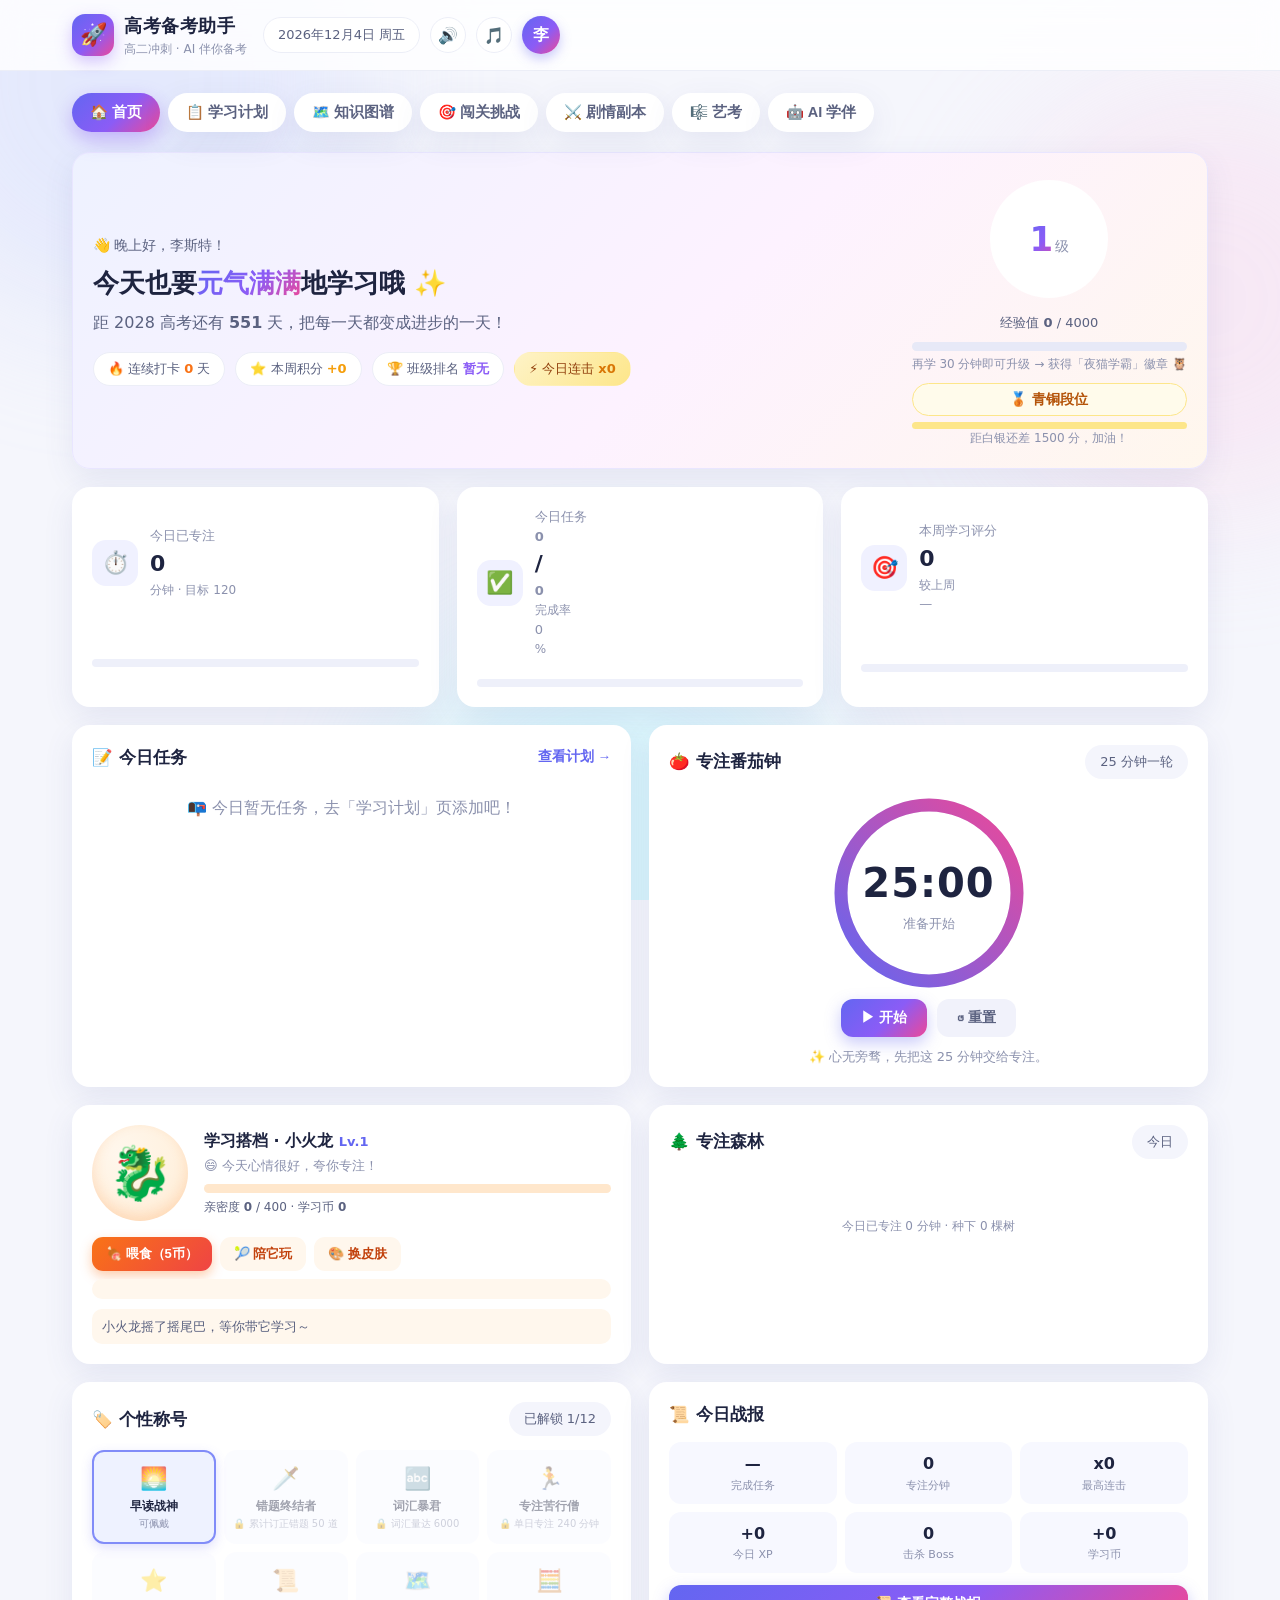
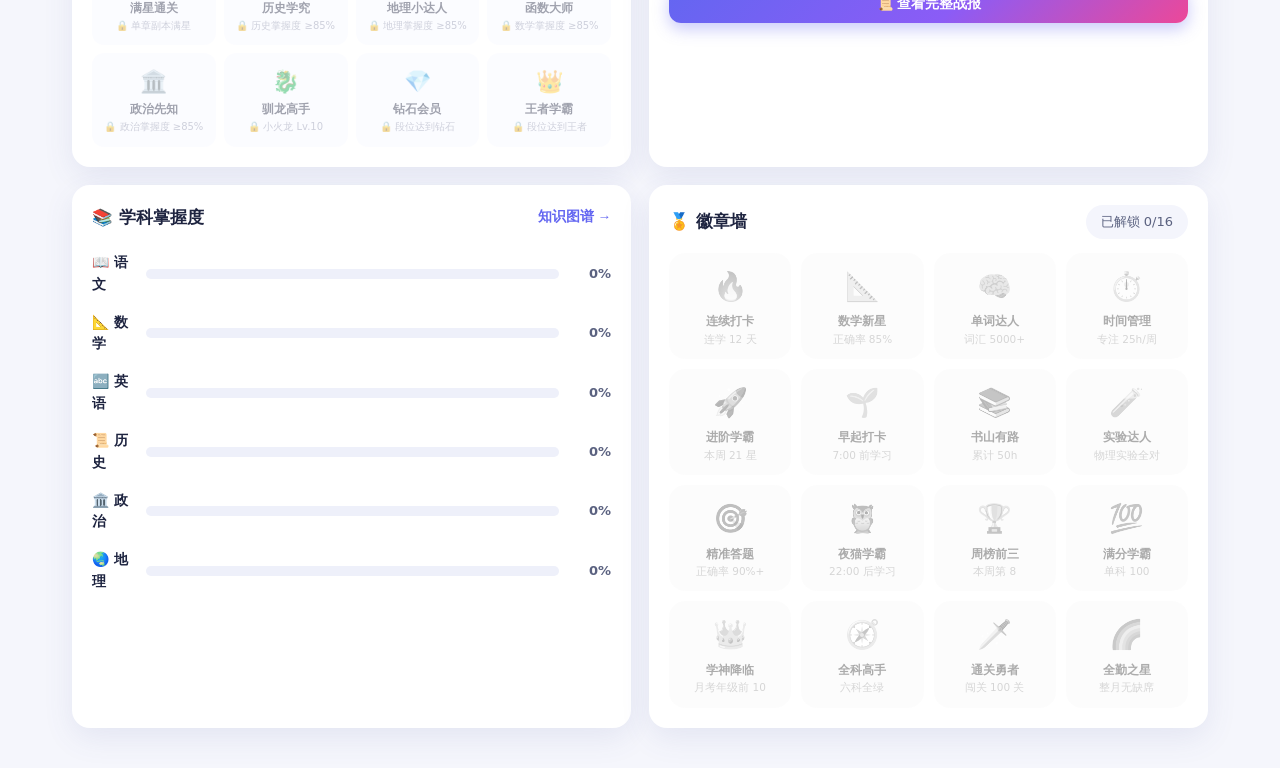
<file: index.html>
<!DOCTYPE html>
<html lang="zh-CN">
<head>
<meta charset="UTF-8">
<meta name="viewport" content="width=device-width, initial-scale=1.0">
<title>高考备考助手 · 高二冲刺｜AI 伴你备考</title>
<link rel="stylesheet" href="assets/style.css">
<link rel="icon" href="data:image/svg+xml,<svg xmlns='http://www.w3.org/2000/svg' viewBox='0 0 100 100'><text y='.9em' font-size='90'>🚀</text></svg>">
</head>
<body data-page="student">
<div class="bg-blobs" aria-hidden="true"><i class="b1"></i><i class="b2"></i><i class="b3"></i></div>

<!-- ============ 顶部导航 ============ -->
<header class="topbar">
  <div class="topbar-inner">
    <div class="brand">
      <span class="brand-logo">🚀</span>
      <div class="brand-text">
        <strong>高考备考助手</strong>
        <small>高二冲刺 · AI 伴你备考</small>
      </div>
    </div>

    <div class="top-right">
      <div class="date-chip" id="todayChip">📅 --</div>
      <button class="sound-toggle" id="soundToggle" title="音效开关">🔊</button>
      <button class="sound-toggle" id="musicToggle" title="长笛背景音乐" style="color:#8b5cf6">🎵</button>
      <div class="avatar" id="avatarBox" title="李斯特">李</div>
    </div>
  </div>
</header>

<!-- ============ 学生端 ============ -->
<main class="app student-app" id="studentApp">
  <nav class="tabs" id="studentTabs">
    <button class="tab active" data-tab="home">🏠 首页</button>
    <button class="tab" data-tab="plan">📋 学习计划</button>
    <button class="tab" data-tab="map">🗺️ 知识图谱</button>
    <button class="tab" data-tab="quest">🎯 闯关挑战</button>
    <button class="tab" data-tab="dungeon">⚔️ 剧情副本</button>
    <button class="tab" data-tab="art">🎼 艺考</button>
    <button class="tab" data-tab="ai">🤖 AI 学伴</button>
  </nav>

  <!-- 学生 · 首页 -->
  <section class="view active" id="view-student-home">
    <div class="hero card">
      <div class="hero-text">
        <div class="hero-greet" id="greetText">👋 晚上好，李斯特！</div>
        <h1>今天也要<span class="grad-text">元气满满</span>地学习哦 ✨</h1>
        <p>距 2028 高考还有 <b id="countdown">--</b> 天，把每一天都变成进步的一天！</p>
        <div class="hero-chips">
          <span class="chip chip-fire">🔥 连续打卡 <b id="streakDays">0</b> 天</span>
          <span class="chip chip-star">⭐ 本周积分 <b id="weekPoints">+0</b></span>
          <span class="chip chip-trophy">🏆 班级排名 <b id="classRank">暂无</b></span>
          <span class="chip combo-chip">⚡ 今日连击 <b id="comboCount">x4</b></span>
        </div>
      </div>
      <div class="hero-level">
        <div class="level-ring" id="levelRing">
          <div class="level-ring-inner">
            <b id="levelNum">18</b>
            <span>级</span>
          </div>
        </div>
        <div class="xp-text">经验值 <b id="xpNow">3250</b> / <span id="xpNext">4000</span></div>
        <div class="xp-bar"><i id="xpBarFill"></i></div>
        <div class="xp-hint" id="xpHint">再学 30 分钟即可升级 → 获得「夜猫学霸」徽章 🦉</div>
        <div class="rank-line" id="rankLine">🥇 黄金段位</div>
        <div class="rank-bar"><i id="rankBarFill"></i></div>
        <div class="xp-hint" id="rankHint">距铂金还差 800 分</div>
      </div>
    </div>

    <div class="grid-3">
      <div class="card stat-card">
        <div class="stat-icon">⏱️</div>
        <div class="stat-body"><span>今日已专注</span><b id="todayFocus">0</b><small>分钟 · 目标 120</small></div>
        <div class="mini-bar"><i id="focusBarFill"></i></div>
      </div>
      <div class="card stat-card">
        <div class="stat-icon">✅</div>
        <div class="stat-body"><span>今日任务</span><b><span id="taskDone">3</span>/<span id="taskTotal">5</span></b><small>完成率 <span id="taskPct">60</span>%</small></div>
        <div class="mini-bar"><i id="taskBarFill"></i></div>
      </div>
      <div class="card stat-card">
        <div class="stat-icon">🎯</div>
        <div class="stat-body"><span>本周学习评分</span><b id="weekScoreHome">0</b><small>较上周 <span>—</span></small></div>
        <div class="mini-bar"><i id="scoreBarFill"></i></div>
      </div>
    </div>

    <div class="grid-2">
      <div class="card">
        <div class="card-head"><h3>📝 今日任务</h3><button class="link-btn" id="goPlanBtn">查看计划 →</button></div>
        <ul class="task-list" id="taskList"></ul>
      </div>

      <div class="card">
        <div class="card-head"><h3>🍅 专注番茄钟</h3><span class="chip chip-soft">25 分钟一轮</span></div>
        <div class="timer-wrap">
          <svg class="timer-ring" viewBox="0 0 200 200">
            <circle class="ring-bg" cx="100" cy="100" r="88"/>
            <circle class="ring-fg" id="timerRing" cx="100" cy="100" r="88"/>
          </svg>
          <div class="timer-text"><b id="timerLabel">25:00</b><span id="timerState">准备开始</span></div>
        </div>
        <div class="timer-btns">
          <button class="btn btn-primary" id="timerStart">▶ 开始</button>
          <button class="btn btn-ghost" id="timerReset">↺ 重置</button>
        </div>
        <div class="timer-quote" id="timerQuote">✨ 心无旁骛，先把这 25 分钟交给专注。</div>
      </div>
    </div>

    <div class="grid-2">
      <div class="card pet-card">
        <div class="pet-figure" id="petFigure">🐉</div>
        <div class="pet-info">
          <div class="pet-name">学习搭档 · 小火龙 <span id="petLevelTag">Lv.7</span></div>
          <div class="pet-mood" id="petMood">😄 今天心情很好，夸你专注！</div>
          <div class="pet-bar"><i id="petBarFill"></i></div>
          <div class="pet-meta">亲密度 <b id="petXpText">280</b> / <span id="petXpMax">400</span> · 学习币 <b id="petCoins">32</b></div>
        </div>
        <div class="pet-actions">
          <button class="pet-btn pet-btn-feed" id="petFeedBtn">🍖 喂食（5币）</button>
          <button class="pet-btn pet-btn-ghost" id="petPlayBtn">🎾 陪它玩</button>
          <button class="pet-btn pet-btn-ghost" id="petSkinBtn">🎨 换皮肤</button>
          <div class="skin-panel" id="skinPanel" hidden></div>
          <div class="pet-log" id="petLog">小火龙摇了摇尾巴，等你带它学习～</div>
        </div>
      </div>
      <div class="card">
        <div class="card-head"><h3>🌲 专注森林</h3><span class="chip chip-soft">今日</span></div>
        <div class="forest-row" id="forestRow"></div>
        <div class="forest-meta" id="forestMeta">每完成一个番茄钟，就种下一棵树 🌱</div>
      </div>
    </div>

    <div class="grid-2">
      <div class="card">
        <div class="card-head"><h3>🏷️ 个性称号</h3><span class="chip chip-soft" id="titleCount">已解锁 5/12</span></div>
        <div class="title-grid" id="titleWall"></div>
      </div>
      <div class="card">
        <div class="card-head"><h3>📜 今日战报</h3></div>
        <div class="report-preview" id="reportPreview"></div>
        <button class="btn btn-primary report-open-btn" id="openReportBtn">📜 查看完整战报</button>
      </div>
    </div>

    <div class="grid-2">
      <div class="card">
        <div class="card-head"><h3>📚 学科掌握度</h3><button class="link-btn" id="goMapBtn">知识图谱 →</button></div>
        <div id="subjectBars"></div>
      </div>
      <div class="card">
        <div class="card-head"><h3>🏅 徽章墙</h3><span class="chip chip-soft" id="badgeCount">已解锁 0/16</span></div>
        <div class="badges" id="badgeWall"></div>
      </div>
    </div>
  </section>

  <!-- 学生 · 学习计划 -->
  <section class="view" id="view-student-plan">
    <div class="card">
      <div class="card-head"><h3>🗓️ 本周学习计划（8/10 – 8/16）</h3><div class="week-nav"><button class="icon-btn" id="weekPrev">‹</button><span id="weekRange">本周</span><button class="icon-btn" id="weekNext">›</button></div></div>
      <div class="plan-grid" id="planGrid"></div>
    </div>

    <div class="grid-2">
      <div class="card">
        <div class="card-head"><h3>➕ 新建学习任务</h3></div>
        <form class="task-form" id="taskForm">
          <div class="form-row">
            <select id="newTaskSubject" aria-label="科目">
              <option>语文</option><option>数学</option><option>英语</option>
              <option>历史</option><option>政治</option><option>地理</option>
            </select>
            <input type="text" id="newTaskText" placeholder="例如：完成三角函数课后练习 P87" required>
          </div>
          <div class="form-row">
            <input type="number" id="newTaskMin" min="10" max="180" value="40" aria-label="预计分钟">
            <span class="form-hint">分钟</span>
            <select id="newTaskDay" aria-label="星期">
              <option value="0">周一</option><option value="1">周二</option><option value="2">周三</option>
              <option value="3">周四</option><option value="4">周五</option><option value="5">周六</option><option value="6">周日</option>
            </select>
            <button type="submit" class="btn btn-primary">添加到计划</button>
          </div>
        </form>
      </div>
      <div class="card">
        <div class="card-head"><h3>💡 学习小贴士</h3></div>
        <ul class="tips">
          <li>🧠 早上 6:30–8:00 记忆力最佳，适合背诵语文文言文、历史大事年表与英语单词。</li>
          <li>✍️ 数学/地理大题拆成「读题→建模→计算→检查」四步，错题本坚持记录。</li>
          <li>🏛️ 政治大题按「原理 + 材料分析 + 结论」作答，原理默写要一字不差。</li>
          <li>🍅 每 25 分钟专注后休息 5 分钟，眼睛看远处放松。</li>
          <li>📊 每周日晚 10 分钟复盘：本周掌握最好的知识点 & 最需要补的短板。</li>
        </ul>
      </div>
    </div>

    <div class="card">
      <div class="card-head"><h3>📜 历史攻坚站 · 高考高频考点</h3><span class="chip chip-soft">目标：历史掌握度 84% → 90%</span></div>
      <div class="hist-grid">
        <div class="hist-col">
          <div class="hist-title">🃏 大事年表速记卡</div>
          <div class="flash-row" id="flashRow"></div>
          <button class="btn btn-ghost" id="flashNext">🔄 换一批</button>
        </div>
        <div class="hist-col">
          <div class="hist-title">⏳ 时间轴排序挑战</div>
          <p class="hist-hint" id="timelineHint">按时间先后点击下列事件（从早到晚）</p>
          <div class="timeline-game" id="timelineGame"></div>
          <div class="timeline-result" id="timelineResult"></div>
          <button class="btn btn-ghost" id="timelineReset">🔄 重新挑战</button>
        </div>
        <div class="hist-col">
          <div class="hist-title">📖 历史每日一题 <button class="link-btn" id="histQNext">🔁 换一题</button></div>
          <div class="daily-question" id="historyQBox"></div>
        </div>
      </div>
    </div>
  </section>

  <!-- 学生 · 艺考 -->
  <section class="view" id="view-student-art">
    <div class="card music-card">
      <div class="card-head"><h3>🎼 长笛艺考训练计划</h3><span class="chip chip-soft">音乐生 · 长笛专业</span></div>
      <div class="music-grid">
        <div class="music-col">
          <div class="hist-title">🎯 艺考倒计时</div>
          <div class="music-countdown" id="musicCountdown"></div>
          <div class="music-goal">目标：省统考长笛专业 90+ 分 · 校考冲刺</div>
          <div class="music-streak">🔥 练笛连续打卡 <b id="musicStreak">3</b> 天</div>
          <div class="music-timeline" id="musicTimeline"></div>
        </div>
        <div class="music-col">
          <div class="hist-title">📋 今日练笛清单</div>
          <ul class="music-tasks" id="musicTasks"></ul>
          <div class="music-punch-row">
            <button class="btn btn-primary" id="musicPunchBtn">🎶 完成练笛打卡（+15 学习币）</button>
          </div>
          <div class="music-punch-msg" id="musicPunchMsg"></div>
        </div>
        <div class="music-col">
          <div class="hist-title">🎵 乐理小测 <button class="link-btn" id="musicQNext">🔁 换一题</button></div>
          <div class="daily-question" id="musicQBox"></div>
        </div>
      </div>
    </div>

    <div class="card">
      <div class="card-head"><h3>🎼 校考曲目库</h3><span class="chip chip-soft" id="repCount">已练 0 首</span></div>
      <div class="rep-filters" id="repFilters">
        <button class="mini-tab active" data-cat="all">全部</button>
        <button class="mini-tab" data-cat="协奏曲">协奏曲</button>
        <button class="mini-tab" data-cat="奏鸣曲">奏鸣曲</button>
        <button class="mini-tab" data-cat="中国作品">中国作品</button>
        <button class="mini-tab" data-cat="练习曲">练习曲</button>
      </div>
      <div class="rep-grid" id="repGrid"></div>
    </div>

    <div class="card">
      <div class="card-head"><h3>📝 乐理卷</h3>
        <div class="map-subjects" id="paperTabs">
          <button class="mini-tab active" data-src="real">🎲 真题卷</button>
          <button class="mini-tab" data-src="wrong">❌ 错题卷</button>
        </div>
      </div>
      <div id="theoryPaper"></div>
    </div>

    <div class="card">
      <div class="card-head"><h3>📅 艺考日历 · 关键节点</h3><button class="btn btn-ghost" id="artReminderBtn">🔔 开启日历提醒</button></div>
      <div class="art-cal-grid">
        <div class="art-cal">
          <div class="art-cal-head" id="artCalHead"></div>
          <div class="art-cal-week"><span>一</span><span>二</span><span>三</span><span>四</span><span>五</span><span>六</span><span>日</span></div>
          <div class="art-cal-days" id="artCalDays"></div>
        </div>
        <div class="art-milestones">
          <div class="hist-title">⏳ 下一个节点</div>
          <div class="art-next" id="artNext"></div>
          <div class="hist-title" style="margin-top:12px">🗓️ 全部节点</div>
          <ul class="music-timeline" id="artMilestones"></ul>
          <div class="art-reminder-msg" id="artReminderMsg"></div>
        </div>
      </div>
    </div>

    <div class="card">
      <div class="card-head"><h3>🎼 长笛五线谱 · 音阶指法</h3>
        <div class="map-subjects" id="scaleTabs">
          <button class="mini-tab active" data-scale="0">C 大调</button>
          <button class="mini-tab" data-scale="1">G 大调</button>
          <button class="mini-tab" data-scale="2">F 大调</button>
        </div>
      </div>
      <div class="staff-wrap"><svg id="staffSvg" viewBox="0 0 760 230"></svg></div>
      <div class="staff-hint">🎵 点击音符可试听 · 长笛用高音谱号记谱 · 左手指法 1–5、右手指法 1–3</div>
    </div>

    <div class="card">
      <div class="card-head"><h3>📤 我的歌谱</h3><span class="chip chip-soft" id="sheetCount">0 张</span></div>
      <div class="sheet-upload">
        <label class="btn btn-primary" for="sheetFile">📤 上传歌谱图片</label>
        <input type="file" id="sheetFile" accept="image/*" hidden>
        <span class="sheet-tip">支持 JPG / PNG / WebP，自动保存在本机浏览器</span>
      </div>
      <div class="sheet-grid" id="sheetGrid"></div>
    </div>
  </section>

  <!-- 学生 · 知识图谱 -->
  <section class="view" id="view-student-map">
    <div class="card">
      <div class="card-head">
        <h3>🗺️ 学科知识图谱</h3>
        <div class="map-subjects" id="mapSubjectTabs">
          <button class="mini-tab active" data-subject="math">数学</button>
          <button class="mini-tab" data-subject="history">历史</button>
          <button class="mini-tab" data-subject="politics">政治</button>
          <button class="mini-tab" data-subject="geography">地理</button>
        </div>
      </div>
      <div class="map-legend">
        <span><i class="dot dot-red"></i>薄弱（<60%）</span>
        <span><i class="dot dot-yellow"></i>待巩固（60–79%）</span>
        <span><i class="dot dot-green"></i>已掌握（≥80%）</span>
      </div>
      <div class="knowledge-map" id="knowledgeMap"></div>
    </div>
    <div class="card">
      <div class="card-head"><h3>🧩 掌握度明细</h3></div>
      <div id="mapDetail"></div>
    </div>
  </section>

  <!-- 学生 · 闯关挑战 -->
  <section class="view" id="view-student-quest">
    <div class="grid-2">
      <div class="card quest-hero">
        <h3>🎮 本周闯关进度</h3>
        <div class="quest-stars" id="questStars"></div>
        <p>累计获得 <b id="questStarCount">0</b> 颗星，达成 <b>「初入江湖」</b> 成就 ✨</p>
        <div class="mini-bar"><i id="questBarFill"></i></div>
      </div>
      <div class="card">
        <div class="card-head"><h3>🏆 班级排行榜（本周）</h3></div>
        <ol class="leaderboard" id="leaderboard"></ol>
      </div>
    </div>

    <div class="card">
      <div class="card-head"><h3>🎁 每日宝箱</h3><span class="chip chip-soft">每日 1 次</span></div>
      <div class="chest-row">
        <div class="chest-box" id="chestBox" title="点我开启">🎁</div>
        <div class="chest-info">
          <div class="chest-title">完成 3 个任务即可开启</div>
          <div class="chest-sub">奖励可能是：双倍经验卡、免做卡、随机 XP 或学习币</div>
          <div class="chest-result" id="chestResult">今天还没有开启宝箱哦，试试手气吧！</div>
        </div>
      </div>
      <div class="item-bag" id="itemBag">
        <span class="item-bag-label">🎒 我的道具背包</span>
        <span class="item-chip">🃏 双倍经验卡 <b>×1</b></span>
        <span class="item-chip">🎫 免做卡 <b>×2</b></span>
      </div>
    </div>

    <div class="card">
      <div class="card-head"><h3>⚔️ 同学 PK · 限时对战</h3><span class="chip chip-soft">8 题定胜负</span></div>
      <div id="pkBox"></div>
    </div>

    <div class="card">
      <div class="card-head"><h3>🗡️ 挑战关卡</h3><span class="chip chip-soft">每日刷新</span></div>
      <div class="quest-list" id="questList"></div>
    </div>

    <div class="card">
      <div class="card-head"><h3>⚡ 每日一题 · 今日</h3><button class="link-btn" id="dqNext">🔁 换一题</button></div>
      <div class="daily-question" id="dailyQuestion"></div>
    </div>
  </section>

  <!-- 学生 · 剧情副本 -->
  <section class="view" id="view-student-dungeon">
    <div class="card">
      <div class="card-head"><h3>🗡️ 剧情副本 · 章节地图</h3><span class="chip chip-soft">击败 Boss 解锁下一章</span></div>
      <div class="dungeon-map" id="dungeonMap"></div>
    </div>
    <div class="card boss-card" id="bossCard">
      <div class="card-head"><h3>⚔️ 当前 Boss 战</h3><span class="chip chip-soft" id="bossChapter"></span></div>
      <div class="boss-row">
        <div class="boss-figure" id="bossFigure">🐲</div>
        <div class="boss-info">
          <div class="boss-name" id="bossName">数列魔龙</div>
          <div class="boss-hp-bar"><i id="bossHpFill"></i></div>
          <div class="boss-hp-text" id="bossHpText">HP 1000 / 1000</div>
          <div class="boss-attack-line">⚡ 你的攻击力：<b id="bossAttackPower">227</b> · <span id="bossPowerSource">今日已完成 3 个任务</span></div>
        </div>
      </div>
      <div class="boss-actions">
        <button class="btn btn-danger" id="bossAttackBtn">💥 发起攻击</button>
        <button class="btn btn-primary" id="bossNextBtn" hidden>下一章 ➤</button>
      </div>
      <div class="boss-log" id="bossLog"></div>
    </div>

    <div class="card boss-card wrong-boss" id="wrongBossCard">
      <div class="card-head"><h3>👹 错题魔王</h3><span class="chip chip-soft" id="wrongBossInfo">由你的错题凝聚而成</span></div>
      <div class="boss-row">
        <div class="boss-figure" id="wrongBossFigure">👹</div>
        <div class="boss-info">
          <div class="boss-name" id="wrongBossName">错题魔王</div>
          <div class="boss-hp-bar"><i id="wrongBossHpFill"></i></div>
          <div class="boss-hp-text" id="wrongBossHpText"></div>
          <div class="boss-attack-line">做对一道错题，就能削弱它！剩余错题：<b id="wrongBossLeft">0</b></div>
        </div>
      </div>
      <div class="daily-question" id="wrongBossQ"></div>
      <div class="boss-log" id="wrongBossLog"></div>
    </div>
  </section>

  <!-- 学生 · AI 学伴 -->
  <section class="view" id="view-student-ai">
    <div class="card ai-card">
      <div class="card-head">
        <h3>🤖 AI 学伴「小智」</h3>
        <span class="chip chip-online">🟢 在线</span>
      </div>
      <div class="chat-box" id="chatBox"></div>
      <div class="chat-suggest" id="chatSuggest">
        <button class="chip-suggest">📖 帮我制定明天的学习计划</button>
        <button class="chip-suggest">❌ 错题总是反复错怎么办</button>
        <button class="chip-suggest">😣 学不进去，怎么找回状态</button>
      </div>
      <form class="chat-form" id="chatForm">
        <input type="text" id="chatInput" placeholder="向小智提问，例如：怎么提高数学做题速度？" autocomplete="off">
        <button type="submit" class="btn btn-primary">发送 ➤</button>
      </form>
    </div>
  </section>
</main>



<!-- ============ 手机端底部导航 ============ -->
<nav class="bottom-nav" id="studentBottomNav">
  <button class="bn-tab active" data-tab="home"><span class="bn-ico">🏠</span><span>首页</span></button>
  <button class="bn-tab" data-tab="plan"><span class="bn-ico">📋</span><span>计划</span></button>
  <button class="bn-tab" data-tab="map"><span class="bn-ico">🗺️</span><span>图谱</span></button>
  <button class="bn-tab" data-tab="quest"><span class="bn-ico">🎯</span><span>闯关</span></button>
  <button class="bn-tab" data-tab="dungeon"><span class="bn-ico">⚔️</span><span>副本</span></button>
  <button class="bn-tab" data-tab="art"><span class="bn-ico">🎼</span><span>艺考</span></button>
  <button class="bn-tab" data-tab="ai"><span class="bn-ico">🤖</span><span>AI</span></button>
</nav>


<!-- ============ 今日战报弹窗 ============ -->
<div class="modal-mask" id="reportModal" hidden>
  <div class="modal report-modal">
    <button class="modal-close" id="reportClose">✕</button>
    <div class="report-head">📜 今日学习战报</div>
    <div class="report-date" id="reportDate"></div>
    <div class="report-player" id="reportPlayer"></div>
    <div class="report-grid" id="reportGrid"></div>
    <div class="report-comment" id="reportComment"></div>
    <button class="btn btn-primary report-open-btn" id="reportClose2">🎉 太棒了，明天继续！</button>
  </div>
</div>

<script src="assets/app.js"></script>
</body>
</html>
</file>
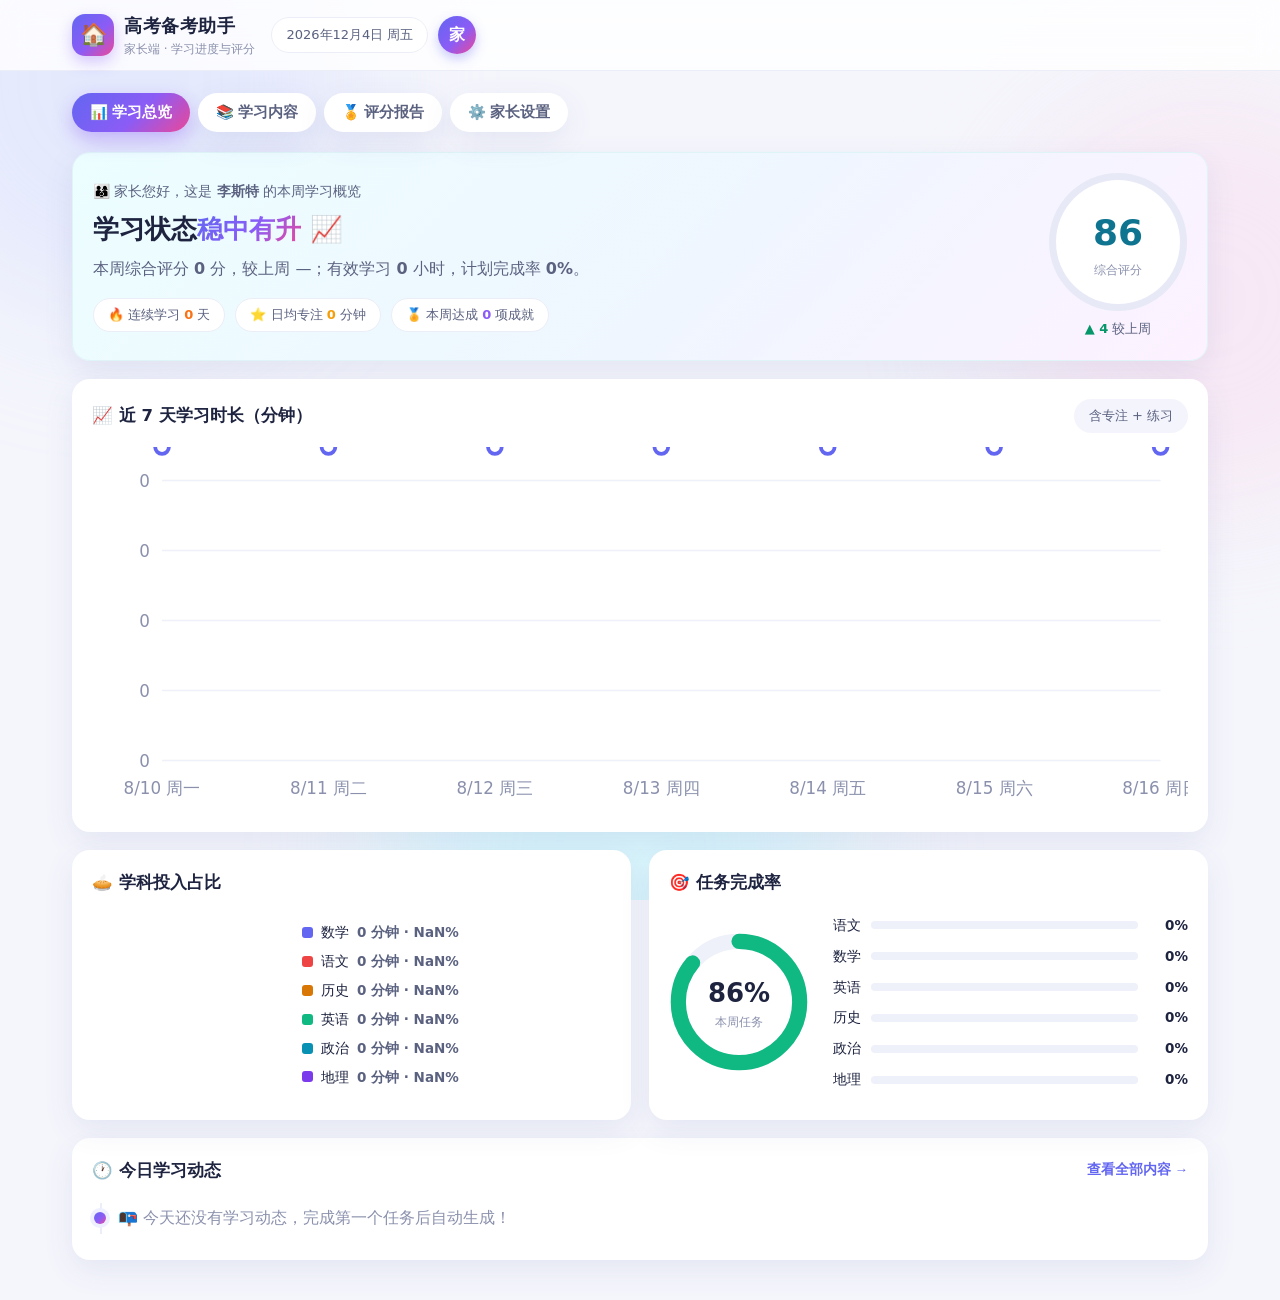
<file: parent.html>
<!DOCTYPE html>
<html lang="zh-CN">
<head>
<meta charset="UTF-8">
<meta name="viewport" content="width=device-width, initial-scale=1.0">
<title>高考备考助手 · 家长端</title>
<link rel="stylesheet" href="assets/style.css">
<link rel="icon" href="data:image/svg+xml,<svg xmlns='http://www.w3.org/2000/svg' viewBox='0 0 100 100'><text y='.9em' font-size='90'>🏠</text></svg>">
</head>
<body data-page="parent">
<div class="bg-blobs" aria-hidden="true"><i class="b1"></i><i class="b2"></i><i class="b3"></i></div>

<!-- ============ 顶部导航 ============ -->
<header class="topbar">
  <div class="topbar-inner">
    <div class="brand">
      <span class="brand-logo">🏠</span>
      <div class="brand-text">
        <strong>高考备考助手</strong>
        <small>家长端 · 学习进度与评分</small>
      </div>
    </div>
    <div class="top-right">
      <div class="date-chip" id="todayChip">📅 --</div>
      <a class="avatar" href="index.html" title="返回学生端" style="text-decoration:none">家</a>
    </div>
  </div>
</header>

<!-- ============ 家长端 ============ -->
<main class="app parent-app" id="parentApp">
  <nav class="tabs" id="parentTabs">
    <button class="tab active" data-tab="overview">📊 学习总览</button>
    <button class="tab" data-tab="content">📚 学习内容</button>
    <button class="tab" data-tab="report">🏅 评分报告</button>
    <button class="tab" data-tab="settings">⚙️ 家长设置</button>
  </nav>

  <!-- 家长 · 总览 -->
  <section class="view active" id="view-parent-overview">
    <div class="hero card parent-hero">
      <div class="hero-text">
        <div class="hero-greet">👨‍👩‍👦 家长您好，这是 <b>李斯特</b> 的本周学习概览</div>
        <h1>学习状态<span class="grad-text">稳中有升</span> 📈</h1>
        <p>本周综合评分 <b id="ovScore">0</b> 分，较上周 —；有效学习 <b>0</b> 小时，计划完成率 <b>0%</b>。</p>
        <div class="hero-chips">
          <span class="chip chip-fire">🔥 连续学习 <b>0</b> 天</span>
          <span class="chip chip-star">⭐ 日均专注 <b>0</b> 分钟</span>
          <span class="chip chip-trophy">🏅 本周达成 <b>0</b> 项成就</span>
        </div>
      </div>
      <div class="parent-score-ring">
        <div class="score-ring" id="scoreRing">
          <div class="score-ring-inner"><b id="scoreRingNum">86</b><span>综合评分</span></div>
        </div>
        <div class="score-trend"><span class="up">▲ 4</span> 较上周</div>
      </div>
    </div>

    <div class="card">
      <div class="card-head"><h3>📈 近 7 天学习时长（分钟）</h3><span class="chip chip-soft">含专注 + 练习</span></div>
      <div class="chart-wrap"><svg id="durationChart" viewBox="0 0 720 240" preserveAspectRatio="xMidYMid meet"></svg></div>
    </div>

    <div class="grid-2">
      <div class="card">
        <div class="card-head"><h3>🥧 学科投入占比</h3></div>
        <div class="pie-wrap">
          <svg id="pieChart" viewBox="0 0 200 200"></svg>
          <div class="pie-legend" id="pieLegend"></div>
        </div>
      </div>
      <div class="card">
        <div class="card-head"><h3>🎯 任务完成率</h3></div>
        <div class="ring-row">
          <div class="donut-box">
            <svg id="doneDonut" viewBox="0 0 120 120"></svg>
            <div class="donut-label"><b id="doneDonutPct">86%</b><span>本周任务</span></div>
          </div>
          <ul class="rate-list">
            <li><span>语文</span><div class="mini-bar"><i style="width:0%"></i></div><b>0%</b></li>
            <li><span>数学</span><div class="mini-bar"><i style="width:0%"></i></div><b>0%</b></li>
            <li><span>英语</span><div class="mini-bar"><i style="width:0%"></i></div><b>0%</b></li>
            <li><span>历史</span><div class="mini-bar"><i style="width:0%"></i></div><b>0%</b></li>
            <li><span>政治</span><div class="mini-bar"><i style="width:0%"></i></div><b>0%</b></li>
            <li><span>地理</span><div class="mini-bar"><i style="width:0%"></i></div><b>0%</b></li>
          </ul>
        </div>
      </div>
    </div>

    <div class="card">
      <div class="card-head"><h3>🕐 今日学习动态</h3><button class="link-btn" id="goContentBtn">查看全部内容 →</button></div>
      <ul class="timeline" id="timeline"></ul>
    </div>
  </section>

  <!-- 家长 · 学习内容 -->
  <section class="view" id="view-parent-content">
    <div class="card">
      <div class="card-head">
        <h3>📚 学习内容明细</h3>
        <div class="filter-row">
          <select id="contentFilter" aria-label="筛选科目">
            <option value="all">全部科目</option>
            <option>语文</option><option>数学</option><option>英语</option>
            <option>历史</option><option>政治</option><option>地理</option>
            <option>长笛</option><option>乐理</option>
          </select>
          <span class="chip chip-soft" id="contentSummary">本周 0 条记录</span>
        </div>
      </div>
      <div class="table-wrap">
        <table class="data-table">
          <thead>
            <tr><th>日期</th><th>科目</th><th>学习内容</th><th>类型</th><th>时长</th><th>完成度</th><th>掌握度</th></tr>
          </thead>
          <tbody id="contentTable"></tbody>
        </table>
      </div>
    </div>
  </section>

  <!-- 家长 · 评分报告 -->
  <section class="view" id="view-parent-report">
    <div class="grid-2">
      <div class="card">
        <div class="card-head"><h3>🧭 五维能力雷达</h3><span class="chip chip-soft">本周</span></div>
        <div class="chart-wrap"><svg id="radarChart" viewBox="0 0 360 300"></svg></div>
      </div>
      <div class="card">
        <div class="card-head"><h3>📏 评分模型说明</h3></div>
        <div class="score-model">
          <div class="model-row"><span>✅ 任务完成度</span><div class="mini-bar"><i style="width:30%"></i></div><b>30%</b></div>
          <div class="model-row"><span>🎯 练习正确率</span><div class="mini-bar"><i style="width:25%"></i></div><b>25%</b></div>
          <div class="model-row"><span>🔥 学习坚持度</span><div class="mini-bar"><i style="width:20%"></i></div><b>20%</b></div>
          <div class="model-row"><span>⏱️ 专注度</span><div class="mini-bar"><i style="width:15%"></i></div><b>15%</b></div>
          <div class="model-row"><span>⚡ 学习效率</span><div class="mini-bar"><i style="width:10%"></i></div><b>10%</b></div>
        </div>
        <p class="model-note">综合评分 = 完成度×30% + 正确率×25% + 坚持度×20% + 专注度×15% + 效率×10%，满分 100 分，每日 24:00 自动结算。</p>
      </div>
    </div>

    <div class="grid-2">
      <div class="card">
        <div class="card-head"><h3>📊 近 8 周评分趋势</h3></div>
        <div class="chart-wrap"><svg id="trendChart" viewBox="0 0 720 240" preserveAspectRatio="xMidYMid meet"></svg></div>
      </div>
      <div class="card">
        <div class="card-head"><h3>🎓 本周维度得分</h3></div>
        <ul class="dim-scores" id="dimScores"></ul>
        <div class="ai-summary">
          <span class="chip chip-online">🤖 AI 评语</span>
          <p id="aiComment">📭 等待第一周学习数据……集齐任务完成度、正确率、坚持度、专注度与效率数据后，这里会自动生成专属评语。</p>
        </div>
      </div>
    </div>
  </section>

  <!-- 家长 · 设置 -->
  <section class="view" id="view-parent-settings">
    <div class="grid-2">
      <div class="card">
        <div class="card-head"><h3>🎯 学习目标</h3></div>
        <div class="setting-row">
          <div><b>每日专注目标</b><small>建议 100–180 分钟</small></div>
          <input type="range" min="60" max="240" step="10" value="120" id="goalRange">
          <span class="range-val" id="goalRangeVal">120 分钟</span>
        </div>
        <div class="setting-row">
          <div><b>每周任务数</b><small>建议 25–35 个</small></div>
          <input type="range" min="15" max="45" step="1" value="30" id="taskRange">
          <span class="range-val" id="taskRangeVal">30 个</span>
        </div>
      </div>
      <div class="card">
        <div class="card-head"><h3>🔔 提醒与通知</h3></div>
        <label class="switch-row"><span><b>每日学习报告</b><small>每晚 21:30 推送今日总结</small></span><input type="checkbox" checked><i></i></label>
        <label class="switch-row"><span><b>任务超时提醒</b><small>未完成任务时提醒孩子</small></span><input type="checkbox" checked><i></i></label>
        <label class="switch-row"><span><b>每周家长周报</b><small>每周日晚发送完整报告</small></span><input type="checkbox" checked><i></i></label>
        <label class="switch-row"><span><b>成就庆祝通知</b><small>孩子达成成就时同步告知</small></span><input type="checkbox"><i></i></label>
      </div>
    </div>
    <div class="card">
      <div class="card-head"><h3>💡 给家长的沟通建议</h3></div>
      <ul class="tips">
        <li>❤️ 少问「今天学了什么」，多问「今天哪个知识点最有意思」，激发表达欲。</li>
        <li>🎮 用「闯关 / 积分 / 徽章」作为激励而非施压，评分是参考不是评判。</li>
        <li>📵 把手机放在客厅充电，和孩子约定「学习时段全家安静」。</li>
        <li>🤝 每周和孩子一起看 10 分钟周报，共同制定下周 1 个小目标。</li>
      </ul>
    </div>
    <p class="footnote">🚀 高考备考助手 · 原型演示版（数据均为示例）｜为 2028 高考 · 高二冲刺设计</p>
  </section>
</main>
<nav class="bottom-nav" id="parentBottomNav">
  <button class="bn-tab active" data-tab="overview"><span class="bn-ico">📊</span><span>总览</span></button>
  <button class="bn-tab" data-tab="content"><span class="bn-ico">📚</span><span>内容</span></button>
  <button class="bn-tab" data-tab="report"><span class="bn-ico">🏅</span><span>报告</span></button>
  <button class="bn-tab" data-tab="settings"><span class="bn-ico">⚙️</span><span>设置</span></button>
</nav>
<script src="assets/app.js"></script>
</body>
</html>
</file>
<file: assets/style.css>
/* ============ 高考备考助手 · 设计系统 ============ */
:root{
  --ink:#1e2440;
  --ink-2:#5b6280;
  --ink-3:#8b91ad;
  --line:#eceef7;
  --bg:#f5f6fc;
  --card:#ffffff;
  --primary:#6366f1;
  --primary-2:#8b5cf6;
  --pink:#ec4899;
  --cyan:#06b6d4;
  --amber:#f59e0b;
  --green:#10b981;
  --red:#ef4444;
  --grad:linear-gradient(135deg,#6366f1,#8b5cf6 55%,#ec4899);
  --shadow:0 10px 30px rgba(79,86,161,.10);
  --shadow-lg:0 18px 50px rgba(79,86,161,.16);
  --r:18px;
}
*{box-sizing:border-box;margin:0;padding:0}
html{scroll-behavior:smooth}
body{
  font-family:"PingFang SC","Hiragino Sans GB","Microsoft YaHei","Noto Sans SC",system-ui,-apple-system,sans-serif;
  color:var(--ink);background:var(--bg);min-height:100vh;line-height:1.55;
  -webkit-font-smoothing:antialiased;
}
.bg-blobs{position:fixed;inset:0;z-index:-1;overflow:hidden;pointer-events:none}
.bg-blobs i{position:absolute;border-radius:50%;filter:blur(70px);opacity:.35}
.b1{width:480px;height:480px;background:#c7d2fe;top:-160px;left:-120px}
.b2{width:420px;height:420px;background:#fbcfe8;top:10%;right:-140px}
.b3{width:460px;height:460px;background:#a5f3fc;bottom:-180px;left:30%}

/* ---------- 顶栏 ---------- */
.topbar{position:sticky;top:0;z-index:50;background:rgba(255,255,255,.82);backdrop-filter:blur(14px);border-bottom:1px solid var(--line)}
.topbar-inner{max-width:1180px;margin:0 auto;padding:12px 22px;display:flex;align-items:center;gap:16px;flex-wrap:wrap}
.brand{display:flex;align-items:center;gap:10px}
.brand-logo{width:42px;height:42px;border-radius:13px;background:var(--grad);display:grid;place-items:center;font-size:22px;box-shadow:0 6px 16px rgba(139,92,246,.35)}
.brand-text strong{font-size:18px;letter-spacing:.5px}
.brand-text small{display:block;color:var(--ink-3);font-size:12px}
.role-switch{margin-left:auto;display:flex;gap:6px;background:#eceefb;padding:5px;border-radius:14px}
.role-btn{border:0;background:transparent;padding:8px 16px;border-radius:10px;font-size:14px;cursor:pointer;color:var(--ink-2);font-weight:600;transition:.2s}
.role-btn.active{background:#fff;color:var(--primary);box-shadow:0 4px 12px rgba(99,102,241,.25)}
.top-right{display:flex;align-items:center;gap:10px}
.date-chip{background:#fff;border:1px solid var(--line);border-radius:99px;padding:7px 14px;font-size:13px;color:var(--ink-2)}
.avatar{width:38px;height:38px;border-radius:50%;background:var(--grad);color:#fff;display:grid;place-items:center;font-weight:700;box-shadow:0 5px 12px rgba(99,102,241,.35)}

/* ---------- 布局 ---------- */
.app{max-width:1180px;margin:0 auto;padding:22px}
.tabs{display:flex;gap:8px;flex-wrap:wrap;margin-bottom:20px}
.tab{border:0;background:#fff;color:var(--ink-2);padding:10px 18px;border-radius:99px;font-size:14.5px;font-weight:600;cursor:pointer;box-shadow:var(--shadow);transition:.2s}
.tab:hover{transform:translateY(-2px);color:var(--primary)}
.tab.active{background:var(--grad);color:#fff;box-shadow:0 8px 20px rgba(139,92,246,.4)}
.view{display:none;animation:fadeUp .35s ease}
.view.active{display:block}
@keyframes fadeUp{from{opacity:0;transform:translateY(10px)}to{opacity:1;transform:none}}

.card{background:var(--card);border-radius:var(--r);padding:20px;box-shadow:var(--shadow);margin-bottom:18px}
.card-head{display:flex;align-items:center;justify-content:space-between;gap:10px;margin-bottom:14px;flex-wrap:wrap}
.card-head h3{font-size:16.5px}
.grid-2{display:grid;grid-template-columns:1fr 1fr;gap:18px}
.grid-3{display:grid;grid-template-columns:repeat(3,1fr);gap:18px}
@media(max-width:900px){.grid-2,.grid-3{grid-template-columns:1fr}}

/* ---------- 首页 Hero ---------- */
.hero{background:linear-gradient(135deg,#eef2ff 0%,#fdf2ff 55%,#fff7ed 100%);display:flex;gap:20px;align-items:center;justify-content:space-between;flex-wrap:wrap;border:1px solid #e9e6ff}
.hero-text h1{font-size:26px;margin:6px 0 8px}
.hero-text p{color:var(--ink-2)}
.grad-text{background:var(--grad);-webkit-background-clip:text;background-clip:text;color:transparent}
.hero-greet{font-size:14px;color:var(--ink-2)}
.hero-chips{display:flex;gap:10px;flex-wrap:wrap;margin-top:16px}
.chip{background:#fff;border:1px solid var(--line);border-radius:99px;padding:6px 14px;font-size:13px;color:var(--ink-2)}
.chip b{color:var(--ink)}
.chip-fire b{color:#f97316}
.chip-star b{color:#f59e0b}
.chip-trophy b{color:#8b5cf6}
.chip-soft{background:#f4f5fc;border-color:transparent}
.chip-online{background:#ecfdf5;border-color:transparent;color:#059669}
.hero-level{text-align:center;min-width:190px}
.level-ring{--p:0;width:132px;height:132px;border-radius:50%;margin:0 auto;background:conic-gradient(var(--grad) calc(var(--p)*1%),#e7e9f7 0);display:grid;place-items:center;position:relative}
.level-ring::before{content:"";position:absolute;inset:7px;border-radius:50%;background:#fff}
.level-ring-inner{position:relative;display:flex;align-items:baseline;gap:2px}
.level-ring-inner b{font-size:34px;background:var(--grad);-webkit-background-clip:text;background-clip:text;color:transparent}
.level-ring-inner span{color:var(--ink-3);font-size:14px}
.xp-text{margin-top:8px;font-size:13px;color:var(--ink-2)}
.xp-bar{height:9px;border-radius:99px;background:#e7e9f7;margin:8px auto 4px;width:100%;overflow:hidden}
.xp-bar i,.mini-bar i{display:block;height:100%;background:var(--grad);border-radius:99px;width:0;transition:width .8s cubic-bezier(.2,.8,.2,1)}
.xp-hint{font-size:12px;color:var(--ink-3)}

/* ---------- 统计卡 ---------- */
.stat-card{display:flex;align-items:center;gap:12px;flex-wrap:wrap}
.stat-icon{width:46px;height:46px;border-radius:14px;display:grid;place-items:center;font-size:22px;background:#f0f1ff}
.stat-body span{display:block;font-size:13px;color:var(--ink-3)}
.stat-body b{font-size:22px}
.stat-body small{display:block;font-size:12px;color:var(--ink-3)}
.mini-bar{height:8px;border-radius:99px;background:#eef0fa;overflow:hidden;flex:1 1 100%;margin-top:8px}
.up{color:#059669;font-weight:700}
.down{color:var(--red);font-weight:700}

/* ---------- 任务列表 ---------- */
.task-list{list-style:none}
.task-item{display:flex;align-items:center;gap:12px;padding:12px 10px;border-radius:14px;transition:.15s}
.task-item:hover{background:#f7f8ff}
.task-item.done .task-name{text-decoration:line-through;color:var(--ink-3)}
.task-check{width:22px;height:22px;border-radius:7px;border:2px solid #c9cde8;cursor:pointer;display:grid;place-items:center;color:#fff;font-size:13px;transition:.2s;flex:none;background:#fff}
.task-check.checked{background:var(--grad);border-color:transparent}
.task-info{flex:1}
.task-name{font-weight:600;font-size:14.5px}
.task-meta{font-size:12px;color:var(--ink-3)}
.task-xp{font-size:12px;font-weight:700;color:var(--primary);background:#eef0ff;padding:4px 10px;border-radius:99px;flex:none}
.link-btn{border:0;background:none;color:var(--primary);font-size:13.5px;font-weight:600;cursor:pointer}
.link-btn:hover{text-decoration:underline}

/* ---------- 番茄钟 ---------- */
.timer-wrap{position:relative;width:200px;height:200px;margin:6px auto}
.timer-ring{width:100%;height:100%;transform:rotate(-90deg)}
.ring-bg{fill:none;stroke:#eceefc;stroke-width:13}
.ring-fg{fill:none;stroke:url(#ringGrad);stroke-width:13;stroke-linecap:round;stroke-dasharray:553;stroke-dashoffset:0;transition:stroke-dashoffset 1s linear}
.timer-text{position:absolute;inset:0;display:flex;flex-direction:column;align-items:center;justify-content:center}
.timer-text b{font-size:40px;letter-spacing:1px;font-variant-numeric:tabular-nums}
.timer-text span{font-size:13px;color:var(--ink-3)}
.timer-btns{display:flex;gap:10px;justify-content:center;margin-top:6px}
.btn{border:0;border-radius:12px;padding:10px 20px;font-size:14px;font-weight:600;cursor:pointer;transition:.2s}
.btn-primary{background:var(--grad);color:#fff;box-shadow:0 6px 16px rgba(99,102,241,.35)}
.btn-primary:hover{transform:translateY(-2px);box-shadow:0 10px 22px rgba(99,102,241,.4)}
.btn-ghost{background:#f1f2fb;color:var(--ink-2)}
.btn-ghost:hover{background:#e7e9f8}
.timer-quote{text-align:center;font-size:13px;color:var(--ink-3);margin-top:10px;min-height:20px}

/* ---------- 学科掌握度 ---------- */
.subject-row{display:flex;align-items:center;gap:10px;padding:8px 0}
.subject-row .subj-name{width:44px;font-weight:600;font-size:14px;flex:none}
.subject-row .subj-bar{flex:1;height:10px;border-radius:99px;background:#eef0fa;overflow:hidden}
.subject-row .subj-bar i{display:block;height:100%;border-radius:99px;transition:width .8s}
.subject-row .subj-pct{width:42px;text-align:right;font-size:13px;font-weight:700;color:var(--ink-2);flex:none}

/* ---------- 徽章 ---------- */
.badges{display:grid;grid-template-columns:repeat(4,1fr);gap:10px}
.badge{text-align:center;padding:12px 6px;border-radius:16px;background:#f7f8ff;transition:.2s}
.badge.locked{opacity:.38;filter:grayscale(1)}
.badge .b-emoji{font-size:28px}
.badge .b-name{font-size:12px;font-weight:600;margin-top:4px}
.badge .b-sub{font-size:10.5px;color:var(--ink-3)}
@media(max-width:600px){.badges{grid-template-columns:repeat(3,1fr)}}

/* ---------- 计划 ---------- */
.week-nav{display:flex;align-items:center;gap:10px;color:var(--ink-2);font-size:13.5px}
.icon-btn{border:1px solid var(--line);background:#fff;border-radius:9px;width:30px;height:30px;cursor:pointer;font-size:16px;color:var(--ink-2)}
.icon-btn:hover{border-color:var(--primary);color:var(--primary)}
.plan-grid{display:grid;grid-template-columns:repeat(7,1fr);gap:10px}
.plan-day{background:#f7f8ff;border-radius:14px;padding:10px;min-height:150px;border:1px solid transparent}
.plan-day.today{background:#eef0ff;border-color:#c7cbf8}
.plan-day .day-name{font-weight:700;font-size:13.5px;display:flex;justify-content:space-between}
.plan-day .day-name small{color:var(--ink-3);font-weight:400}
.plan-task{font-size:12px;background:#fff;border:1px solid var(--line);border-radius:9px;padding:5px 7px;margin-top:6px;position:relative}
.plan-task .pt-subj{font-weight:700;margin-right:4px}
.plan-task .pt-min{color:var(--ink-3);font-size:11px}
.plan-task.done{opacity:.55;text-decoration:line-through}
@media(max-width:900px){.plan-grid{grid-template-columns:repeat(2,1fr)}}
.form-row{display:flex;gap:10px;align-items:center;flex-wrap:wrap;margin-bottom:10px}
.form-row select,.form-row input[type=text],.form-row input[type=number]{border:1px solid var(--line);border-radius:11px;padding:9px 12px;font-size:14px;background:#fafbff;color:var(--ink);outline:none}
.form-row select:focus,.form-row input:focus{border-color:var(--primary);box-shadow:0 0 0 3px rgba(99,102,241,.12)}
.form-row input[type=text]{flex:1;min-width:220px}
.form-hint{color:var(--ink-3);font-size:13px}
.tips{list-style:none}
.tips li{padding:9px 0;border-bottom:1px dashed var(--line);font-size:14px;color:var(--ink-2)}
.tips li:last-child{border-bottom:0}

/* ---------- 知识图谱 ---------- */
.map-subjects{display:flex;gap:6px}
.mini-tab{border:0;background:#f1f2fb;padding:7px 14px;border-radius:99px;font-size:13px;cursor:pointer;color:var(--ink-2);font-weight:600}
.mini-tab.active{background:var(--grad);color:#fff}
.map-legend{display:flex;gap:18px;font-size:12.5px;color:var(--ink-2);margin-bottom:12px;flex-wrap:wrap}
.dot{display:inline-block;width:10px;height:10px;border-radius:50%;margin-right:5px}
.dot-red{background:var(--red)}.dot-yellow{background:var(--amber)}.dot-green{background:var(--green)}
.knowledge-map{display:grid;grid-template-columns:repeat(5,1fr);gap:10px;align-items:stretch}
.knode{background:#f7f8ff;border-radius:14px;padding:12px;text-align:center;transition:.2s;cursor:default}
.knode:hover{transform:translateY(-3px);box-shadow:var(--shadow)}
.knode .k-emoji{font-size:24px}
.knode .k-name{font-size:12.5px;font-weight:600;margin:5px 0 2px}
.knode .k-pct{font-size:12px;font-weight:700}
.knode.red{background:#fef2f2}.knode.red .k-pct{color:var(--red)}
.knode.yellow{background:#fffbeb}.knode.yellow .k-pct{color:#d97706}
.knode.green{background:#ecfdf5}.knode.green .k-pct{color:var(--green)}
@media(max-width:760px){.knowledge-map{grid-template-columns:repeat(3,1fr)}}
.detail-item{display:flex;align-items:center;gap:12px;padding:9px 6px;border-bottom:1px dashed var(--line)}
.detail-item:last-child{border-bottom:0}
.detail-item .d-subj{width:52px;font-weight:700;font-size:13.5px;flex:none}
.detail-item .d-bar{flex:1;height:9px;background:#eef0fa;border-radius:99px;overflow:hidden}
.detail-item .d-bar i{display:block;height:100%;border-radius:99px}
.detail-item .d-txt{width:120px;font-size:12.5px;color:var(--ink-2);text-align:right;flex:none}

/* ---------- 闯关 ---------- */
.quest-hero{background:linear-gradient(135deg,#eef2ff,#fdf2ff);border:1px solid #e9e6ff}
.quest-stars{display:flex;gap:6px;font-size:26px;margin:12px 0 8px;flex-wrap:wrap}
.quest-list{display:grid;gap:12px}
.quest-item{display:flex;align-items:center;gap:14px;padding:14px;border-radius:14px;background:#f7f8ff;transition:.2s;cursor:pointer}
.quest-item:hover{transform:translateX(4px);background:#eef0ff}
.quest-item .q-emoji{font-size:26px}
.quest-item .q-info{flex:1}
.quest-item .q-name{font-weight:700;font-size:14.5px}
.quest-item .q-meta{font-size:12.5px;color:var(--ink-3)}
.quest-item .q-stars{font-size:15px;letter-spacing:2px}
.leaderboard{list-style:none;counter-reset:rank}
.leaderboard li{display:flex;align-items:center;gap:10px;padding:8px 6px;border-bottom:1px dashed var(--line);font-size:14px}
.leaderboard li:last-child{border-bottom:0}
.leaderboard li::before{counter-increment:rank;content:counter(rank);width:24px;height:24px;border-radius:50%;background:#f1f2fb;display:grid;place-items:center;font-size:12.5px;font-weight:700;color:var(--ink-2);flex:none}
.leaderboard li:nth-child(-n+3)::before{background:var(--grad);color:#fff}
.leaderboard .lb-name{flex:1;font-weight:600}
.leaderboard .lb-xp{color:var(--ink-3);font-size:13px}
.daily-question{background:#f7f8ff;border-radius:14px;padding:16px}
.dq-tag{display:inline-block;background:var(--grad);color:#fff;font-size:12px;border-radius:99px;padding:3px 10px;margin-bottom:10px;font-weight:600}
.dq-text{font-size:15px;font-weight:600;margin-bottom:12px}
.dq-options{display:grid;gap:8px}
.dq-option{border:1px solid var(--line);background:#fff;border-radius:11px;padding:10px 14px;font-size:14px;cursor:pointer;text-align:left;transition:.15s}
.dq-option:hover{border-color:var(--primary);background:#f4f5ff}
.dq-option.correct{border-color:var(--green);background:#ecfdf5}
.dq-option.wrong{border-color:var(--red);background:#fef2f2}
.dq-feedback{margin-top:12px;font-size:13.5px;color:var(--ink-2)}

/* ---------- AI 学伴 ---------- */
.ai-card{display:flex;flex-direction:column;height:640px}
.chat-box{flex:1;overflow-y:auto;background:#f7f8ff;border-radius:14px;padding:16px;display:flex;flex-direction:column;gap:12px;margin-bottom:12px}
.msg{max-width:78%;padding:10px 14px;border-radius:16px;font-size:14px;line-height:1.6}
.msg.bot{align-self:flex-start;background:#fff;border:1px solid var(--line);border-bottom-left-radius:5px}
.msg.user{align-self:flex-end;background:var(--grad);color:#fff;border-bottom-right-radius:5px}
.chat-suggest{display:flex;gap:8px;flex-wrap:wrap;margin-bottom:10px}
.chip-suggest{border:1px solid #d5d8f7;background:#fff;color:var(--primary);border-radius:99px;padding:7px 13px;font-size:13px;cursor:pointer;transition:.15s}
.chip-suggest:hover{background:#eef0ff}
.chat-form{display:flex;gap:10px}
.chat-form input{flex:1;border:1px solid var(--line);border-radius:12px;padding:11px 14px;font-size:14px;outline:none;background:#fafbff}
.chat-form input:focus{border-color:var(--primary);box-shadow:0 0 0 3px rgba(99,102,241,.12)}

/* ---------- 家长端 ---------- */
.parent-hero{background:linear-gradient(135deg,#ecfeff 0%,#eff6ff 55%,#fdf2ff 100%);border:1px solid #dff4f7}
.parent-score-ring{display:flex;flex-direction:column;align-items:center;gap:8px}
.score-ring{--p:0;width:138px;height:138px;border-radius:50%;background:conic-gradient(#06b6d4 calc(var(--p)*1%),#e7e9f7 0);display:grid;place-items:center;position:relative}
.score-ring::before{content:"";position:absolute;inset:7px;border-radius:50%;background:#fff}
.score-ring-inner{position:relative;text-align:center}
.score-ring-inner b{font-size:36px;color:#0e7490}
.score-ring-inner span{display:block;font-size:12px;color:var(--ink-3)}
.score-trend{font-size:13px;color:var(--ink-2)}
.chart-wrap{width:100%;overflow-x:auto}
.chart-wrap svg{width:100%;height:auto;display:block}
.pie-wrap{display:flex;align-items:center;gap:20px;flex-wrap:wrap}
.pie-wrap svg{width:190px;height:190px;flex:none}
.pie-legend{display:grid;gap:8px;font-size:13.5px}
.pie-legend .lg-row{display:flex;align-items:center;gap:8px}
.lg-dot{width:11px;height:11px;border-radius:3px;flex:none}
.ring-row{display:flex;align-items:center;gap:24px;flex-wrap:wrap}
.donut-box{position:relative;width:140px;height:140px;flex:none}
.donut-box svg{width:100%;height:100%}
.donut-label{position:absolute;inset:0;display:flex;flex-direction:column;align-items:center;justify-content:center}
.donut-label b{font-size:26px}
.donut-label span{font-size:11.5px;color:var(--ink-3)}
.rate-list{flex:1;list-style:none;min-width:220px}
.rate-list li{display:flex;align-items:center;gap:10px;padding:5px 0;font-size:13.5px}
.rate-list .mini-bar{flex:1;margin:0}
.rate-list b{width:40px;text-align:right}
.timeline{list-style:none;position:relative;padding-left:26px}
.timeline::before{content:"";position:absolute;left:8px;top:6px;bottom:6px;width:2px;background:var(--line)}
.timeline li{position:relative;padding:9px 0}
.timeline li::before{content:"";position:absolute;left:-24px;top:15px;width:12px;height:12px;border-radius:50%;background:var(--grad);box-shadow:0 0 0 4px #eef0ff}
.tl-time{font-size:12px;color:var(--ink-3)}
.tl-text{font-size:14px}
.tl-text b{font-weight:700}
.tl-xp{font-size:12px;color:var(--primary);font-weight:700}

/* ---------- 内容表格 ---------- */
.filter-row{display:flex;gap:10px;align-items:center}
.filter-row select{border:1px solid var(--line);border-radius:10px;padding:8px 12px;font-size:13px;background:#fafbff;color:var(--ink);outline:none}
.table-wrap{overflow-x:auto}
.data-table{width:100%;border-collapse:collapse;font-size:13.5px;min-width:720px}
.data-table th{background:#f4f5fc;color:var(--ink-2);font-weight:600;text-align:left;padding:11px 12px;font-size:12.5px}
.data-table td{padding:11px 12px;border-bottom:1px solid var(--line)}
.data-table tr:hover td{background:#fafbff}
.tag{display:inline-block;border-radius:8px;padding:3px 9px;font-size:12px;font-weight:600}
.tag.subj-语文{background:#fef2f2;color:#dc2626}
.tag.subj-数学{background:#eef2ff;color:#4f46e5}
.tag.subj-英语{background:#ecfdf5;color:#059669}
.tag.subj-历史{background:#fff7ed;color:#ea580c}
.tag.subj-政治{background:#ecfeff;color:#0891b2}
.tag.subj-地理{background:#f5f3ff;color:#7c3aed}
.tag.type-背诵{background:#e0f2fe;color:#0284c7}
.tag.type-练习{background:#eef2ff;color:#4f46e5}
.tag.type-复习{background:#f5f3ff;color:#7c3aed}
.tag.type-测验{background:#fef9c3;color:#a16207}
.pct-cell{display:flex;align-items:center;gap:8px}
.pct-cell .mini-bar{width:70px;flex:none;margin:0}
.pct-cell b{width:34px;text-align:right;font-size:12.5px}

/* ---------- 评分报告 ---------- */
.score-model{display:grid;gap:10px}
.model-row{display:flex;align-items:center;gap:12px;font-size:14px}
.model-row .mini-bar{flex:1;margin:0}
.model-row b{width:34px;text-align:right;color:var(--primary)}
.model-note{font-size:12.5px;color:var(--ink-3);margin-top:12px;background:#f7f8ff;padding:10px 12px;border-radius:10px}
.dim-scores{list-style:none}
.dim-scores li{display:flex;align-items:center;gap:12px;padding:8px 0;font-size:14px}
.dim-scores .dim-name{width:88px;flex:none}
.dim-scores .mini-bar{flex:1;margin:0}
.dim-scores b{width:38px;text-align:right}
.ai-summary{background:#f0f1ff;border-radius:14px;padding:14px;margin-top:10px}
.ai-summary p{margin-top:8px;font-size:13.5px;color:var(--ink-2)}

/* ---------- 设置 ---------- */
.setting-row{display:flex;align-items:center;gap:14px;padding:14px 0;border-bottom:1px dashed var(--line);flex-wrap:wrap}
.setting-row:last-child{border-bottom:0}
.setting-row b{display:block;font-size:14.5px}
.setting-row small{color:var(--ink-3);font-size:12.5px}
.setting-row input[type=range]{flex:1;min-width:180px;accent-color:var(--primary)}
.range-val{color:var(--primary);font-weight:700;font-size:14px;min-width:70px;text-align:right}
.switch-row{display:flex;align-items:center;gap:14px;padding:13px 0;border-bottom:1px dashed var(--line);cursor:pointer;position:relative}
.switch-row:last-child{border-bottom:0}
.switch-row b{display:block;font-size:14.5px}
.switch-row small{color:var(--ink-3);font-size:12.5px}
.switch-row input{position:absolute;opacity:0}
.switch-row i{width:46px;height:26px;border-radius:99px;background:#d9dcee;margin-left:auto;position:relative;transition:.2s;flex:none}
.switch-row i::after{content:"";position:absolute;width:20px;height:20px;border-radius:50%;background:#fff;top:3px;left:3px;transition:.2s;box-shadow:0 2px 5px rgba(0,0,0,.2)}
.switch-row input:checked + i{background:var(--grad)}
.switch-row input:checked + i::after{left:23px}
.footnote{text-align:center;color:var(--ink-3);font-size:12.5px;padding:18px 0 8px}

/* ---------- 彩带 ---------- */
.confetti{position:fixed;top:-10px;z-index:999;width:9px;height:14px;border-radius:2px;pointer-events:none;animation:fall linear forwards}
@keyframes fall{to{transform:translateY(105vh) rotate(720deg);opacity:.7}}

/* ---------- 滚动条 ---------- */
::-webkit-scrollbar{width:9px;height:9px}
::-webkit-scrollbar-thumb{background:#cfd3ea;border-radius:99px}
::-webkit-scrollbar-track{background:transparent}
/* ============ 创意组件样式 ============ */
.combo-chip{background:linear-gradient(135deg,#fef3c7,#fde68a);color:#92400e;border-color:transparent}
.combo-chip b{color:#d97706}
.rank-line{display:flex;align-items:center;justify-content:center;gap:6px;margin-top:10px;font-size:13.5px;font-weight:800;color:#b45309;background:#fffbeb;border:1px solid #fde68a;border-radius:99px;padding:5px 12px}
.rank-bar{height:7px;border-radius:99px;background:#fde68a;overflow:hidden;margin-top:6px}
.rank-bar i{display:block;height:100%;width:0;background:linear-gradient(90deg,#f59e0b,#f97316);border-radius:99px;transition:width .8s}

.pet-card{display:flex;align-items:center;gap:16px;flex-wrap:wrap}
.pet-figure{width:96px;height:96px;border-radius:50%;background:radial-gradient(circle at 30% 30%,#fff7ed,#ffedd5);display:grid;place-items:center;font-size:52px;flex:none;transition:.25s;box-shadow:inset 0 -6px 14px rgba(249,115,22,.18)}
.pet-figure.pop{animation:petPop .5s ease}
@keyframes petPop{0%{transform:scale(1)}40%{transform:scale(1.25) rotate(-8deg)}100%{transform:scale(1)}}
.pet-info{flex:1;min-width:210px}
.pet-name{font-weight:800;font-size:16px}
.pet-name span{color:var(--primary);font-size:13px}
.pet-mood{font-size:13px;color:var(--ink-3);margin:2px 0 8px}
.pet-bar{height:9px;border-radius:99px;background:#ffe7cc;overflow:hidden}
.pet-bar i{display:block;height:100%;width:0;background:linear-gradient(90deg,#f97316,#ef4444);border-radius:99px;transition:width .6s}
.pet-meta{font-size:12px;color:var(--ink-2);margin-top:5px}
.pet-actions{display:flex;gap:8px;align-items:center;flex-wrap:wrap;flex:1 1 100%}
.pet-btn{border:0;border-radius:11px;padding:8px 14px;font-size:13px;font-weight:700;cursor:pointer;transition:.2s}
.pet-btn-feed{background:linear-gradient(135deg,#f97316,#ef4444);color:#fff;box-shadow:0 5px 12px rgba(249,115,22,.35)}
.pet-btn-feed:hover{transform:translateY(-2px)}
.pet-btn-ghost{background:#fff7ed;color:#c2410c}
.pet-btn-ghost:hover{background:#ffedd5}
.pet-log{font-size:12.5px;color:var(--ink-2);background:#fff7ed;border-radius:10px;padding:8px 10px;flex:1 1 100%;margin-top:2px}

.forest-row{display:flex;gap:6px;flex-wrap:wrap;align-items:flex-end;justify-content:center;margin-top:8px;min-height:38px}
.tree{font-size:26px;animation:treeGrow .5s ease}
@keyframes treeGrow{from{transform:scale(0) translateY(12px)}to{transform:scale(1) translateY(0)}}
.forest-meta{font-size:12px;color:var(--ink-3);text-align:center;margin-top:6px}

.chest-row{display:flex;align-items:center;gap:18px;flex-wrap:wrap}
.chest-box{font-size:74px;cursor:pointer;transition:.25s;filter:drop-shadow(0 10px 18px rgba(245,158,11,.35));user-select:none}
.chest-box:hover{transform:scale(1.08) rotate(-5deg)}
.chest-box.opened{animation:chestOpen .6s ease;filter:none}
@keyframes chestOpen{0%{transform:scale(1)}50%{transform:scale(1.28) rotate(10deg)}100%{transform:scale(1)}}
.chest-info{flex:1;min-width:220px}
.chest-title{font-weight:800;font-size:16px}
.chest-sub{font-size:13px;color:var(--ink-3);margin:3px 0 8px}
.chest-result{font-size:13.5px;color:var(--ink-2);font-weight:700;min-height:22px}
.item-bag{display:flex;gap:8px;flex-wrap:wrap;margin-top:12px;padding-top:10px;border-top:1px dashed var(--line)}
.item-bag-label{font-size:12px;color:var(--ink-3);width:100%}
.item-chip{background:#f4f5fc;border-radius:99px;padding:5px 12px;font-size:12.5px;color:var(--ink-2);font-weight:600}
.item-chip b{color:var(--primary)}

/* ---------- 底部导航（仅移动端显示） ---------- */
.bottom-nav{display:none}

/* ---------- 响应式：平板 ≤1024px ---------- */
@media(max-width:1024px){
  .grid-3{grid-template-columns:repeat(2,1fr)}
  .plan-grid{display:flex;overflow-x:auto;padding-bottom:8px;-webkit-overflow-scrolling:touch;scroll-snap-type:x mandatory}
  .plan-day{flex:0 0 162px;scroll-snap-align:start}
  .knowledge-map{grid-template-columns:repeat(3,1fr)}
}

/* ---------- 响应式：手机 ≤720px ---------- */
@media(max-width:720px){
  .topbar-inner{padding:10px 14px;gap:10px}
  .brand-text small{display:none}
  .brand-logo{width:36px;height:36px;font-size:19px;border-radius:11px}
  .date-chip{display:none}
  .role-switch{order:3;width:100%}
  .role-btn{flex:1;padding:8px 10px;font-size:13px}
  .avatar{width:34px;height:34px;font-size:14px}
  .app{padding:14px 14px 104px}
  .tabs{display:none}
  .bottom-nav{display:flex;position:fixed;left:0;right:0;bottom:0;z-index:60;background:rgba(255,255,255,.94);backdrop-filter:blur(14px);border-top:1px solid var(--line);padding:6px 4px calc(6px + env(safe-area-inset-bottom));box-shadow:0 -6px 20px rgba(79,86,161,.10)}
  .bottom-nav[hidden]{display:none}
  .bn-tab{flex:1;border:0;background:none;display:flex;flex-direction:column;align-items:center;gap:1px;color:var(--ink-3);cursor:pointer;padding:5px 2px;border-radius:12px;font-weight:600;-webkit-tap-highlight-color:transparent}
  .bn-tab .bn-ico{font-size:20px;line-height:1.2;font-style:normal}
  .bn-tab span{font-size:10.5px;letter-spacing:.3px}
  .bn-tab.active{color:var(--primary)}
  .bn-tab.active .bn-ico{transform:scale(1.12)}
  .grid-2,.grid-3{grid-template-columns:1fr}
  .hero{flex-direction:column;align-items:stretch;text-align:center;padding:18px}
  .hero-chips{justify-content:center}
  .hero-text h1{font-size:21px}
  .hero-level{margin-top:6px}
  .card{padding:16px;border-radius:16px}
  .card-head h3{font-size:15.5px}
  .timer-wrap{width:176px;height:176px}
  .knowledge-map{grid-template-columns:repeat(2,1fr)}
  .badges{grid-template-columns:repeat(3,1fr)}
  .pie-wrap{flex-direction:column;align-items:center}
  .pie-legend{width:100%}
  .donut-box{width:120px;height:120px}
  .ai-card{height:calc(100vh - 220px);min-height:420px}
  .chat-suggest{flex-wrap:nowrap;overflow-x:auto;padding-bottom:2px}
  .chip-suggest{flex:none}
  .chest-row{justify-content:center;text-align:center}
  .chest-info{text-align:center}
  .pet-card{align-items:center}
}

/* ============ 创意功能第二波：音效/音乐/称号/副本/PK/皮肤/历史 ============ */
.sound-toggle{border:1px solid var(--line);background:#fff;border-radius:99px;width:36px;height:36px;font-size:16px;cursor:pointer;transition:.2s;display:grid;place-items:center}
.sound-toggle:hover{border-color:var(--primary)}
.sound-toggle.on{background:#eef2ff;border-color:#818cf8}
.sound-toggle.off{opacity:.55}

.title-grid{display:grid;grid-template-columns:repeat(4,1fr);gap:8px}
.title-item{border-radius:12px;padding:10px 4px;text-align:center;background:#f7f8ff;cursor:pointer;transition:.2s;border:2px solid transparent}
.title-item:hover{transform:translateY(-2px)}
.title-item .t-emoji{font-size:22px}
.title-item .t-name{font-size:11.5px;font-weight:700;margin-top:2px}
.title-item .t-cond{font-size:10px;color:var(--ink-3)}
.title-item.current{background:#eef2ff;border-color:#818cf8;box-shadow:0 4px 12px rgba(99,102,241,.2)}
.title-item.locked{opacity:.42;cursor:not-allowed}
@media(max-width:600px){.title-grid{grid-template-columns:repeat(3,1fr)}}

.report-preview{display:grid;grid-template-columns:repeat(3,1fr);gap:8px;margin-bottom:12px}
.rp-mini{background:#f7f8ff;border-radius:12px;padding:10px;text-align:center}
.rp-mini .rpm-val{font-weight:800;font-size:16px}
.rp-mini .rpm-label{font-size:11px;color:var(--ink-3)}
.report-open-btn{width:100%}

.modal-mask{position:fixed;inset:0;background:rgba(30,36,64,.5);backdrop-filter:blur(4px);z-index:200;display:grid;place-items:center;padding:20px}
.modal-mask[hidden]{display:none}
.modal{background:#fff;border-radius:22px;max-width:460px;width:100%;padding:26px;position:relative;box-shadow:0 30px 80px rgba(0,0,0,.3);animation:fadeUp .3s ease}
.modal-close{position:absolute;top:14px;right:14px;border:0;background:#f1f2fb;border-radius:50%;width:32px;height:32px;cursor:pointer;font-size:15px;color:var(--ink-2)}
.modal-close:hover{background:#e2e5f5}
.report-head{font-size:22px;font-weight:800;background:var(--grad);-webkit-background-clip:text;background-clip:text;color:transparent;text-align:center}
.report-date{text-align:center;color:var(--ink-3);font-size:13px;margin-top:4px}
.report-player{text-align:center;color:var(--ink-2);font-size:13px;font-weight:600;margin-top:2px}
.report-grid{display:grid;grid-template-columns:1fr 1fr;gap:10px;margin:16px 0}
.rp-item{background:#f7f8ff;border-radius:14px;padding:12px;text-align:center}
.rp-item .rpi-emoji{font-size:20px}
.rp-item .rpi-val{font-weight:800;font-size:17px;margin-top:2px}
.rp-item .rpi-label{font-size:11.5px;color:var(--ink-3)}
.report-comment{background:#eef2ff;border-radius:14px;padding:12px 14px;font-size:13.5px;color:var(--ink-2);margin-bottom:14px}

.dungeon-map{display:grid;grid-template-columns:repeat(6,1fr);gap:10px}
.dungeon-chapter{border-radius:14px;padding:12px 6px;text-align:center;background:#f7f8ff;border:2px solid transparent;transition:.2s}
.dungeon-chapter .dc-emoji{font-size:26px}
.dungeon-chapter .dc-name{font-size:11.5px;font-weight:700;margin-top:3px}
.dungeon-chapter .dc-status{font-size:10.5px;color:var(--ink-3)}
.dungeon-chapter.done{background:#ecfdf5;border-color:#a7f3d0}
.dungeon-chapter.active{background:#eef2ff;border-color:#818cf8;box-shadow:0 6px 16px rgba(99,102,241,.25);transform:translateY(-3px)}
.dungeon-chapter.locked{opacity:.45}
@media(max-width:900px){.dungeon-map{grid-template-columns:repeat(3,1fr)}}

.boss-card{border:1px solid #fecdd3;background:linear-gradient(135deg,#fff1f2,#fdf2f8)}
.boss-row{display:flex;gap:18px;align-items:center;flex-wrap:wrap}
.boss-figure{font-size:84px;flex:none;animation:bossFloat 3s ease-in-out infinite;filter:drop-shadow(0 12px 18px rgba(225,29,72,.3))}
.boss-figure.shake{animation:bossShake .4s ease}
@keyframes bossFloat{0%,100%{transform:translateY(0)}50%{transform:translateY(-10px)}}
@keyframes bossShake{0%,100%{transform:translateX(0)}20%{transform:translateX(-8px)}40%{transform:translateX(8px)}60%{transform:translateX(-5px)}80%{transform:translateX(5px)}}
.boss-info{flex:1;min-width:240px}
.boss-name{font-size:20px;font-weight:800;color:#be123c}
.boss-hp-bar{height:14px;border-radius:99px;background:#fee2e2;overflow:hidden;margin-top:8px}
.boss-hp-bar i{display:block;height:100%;width:0;background:linear-gradient(90deg,#ef4444,#f97316);border-radius:99px;transition:width .6s}
.boss-hp-text{font-size:13px;color:var(--ink-2);margin-top:5px;font-weight:700}
.boss-attack-line{font-size:13px;color:var(--ink-2);margin-top:6px}
.boss-attack-line b{color:var(--primary)}
.boss-actions{display:flex;gap:10px;margin-top:16px;flex-wrap:wrap}
.boss-log{margin-top:14px;background:#fff;border-radius:12px;padding:10px 12px;font-size:13px;color:var(--ink-2);min-height:46px}
.btn-danger{background:linear-gradient(135deg,#ef4444,#f97316);color:#fff;box-shadow:0 6px 16px rgba(239,68,68,.35)}
.btn-danger:hover{transform:translateY(-2px)}
.damage-float{position:absolute;top:-30px;left:50%;transform:translateX(-50%);font-size:26px;font-weight:800;color:#ef4444;animation:dmgUp 1s ease forwards;pointer-events:none;z-index:5}
@keyframes dmgUp{from{opacity:1;transform:translate(-50%,0) scale(.8)}to{opacity:0;transform:translate(-50%,-60px) scale(1.3)}}

.skin-panel{flex:1 1 100%;display:flex;gap:8px;flex-wrap:wrap;background:#fff7ed;border-radius:12px;padding:10px}
.skin-chip{flex:1;min-width:104px;border:2px solid transparent;border-radius:12px;padding:8px 6px;text-align:center;background:#fff;cursor:pointer;transition:.2s;font-size:12.5px}
.skin-chip .sk-emoji{font-size:24px;display:block}
.skin-chip.owned{border-color:#fdba74}
.skin-chip.equipped{border-color:#f97316;background:#ffedd5}
.skin-chip .sk-price{color:var(--primary);font-weight:700;font-size:11px;margin-top:2px}

.pk-select{display:flex;gap:10px;flex-wrap:wrap}
.pk-opponent{border:2px solid var(--line);border-radius:14px;padding:12px 14px;text-align:center;cursor:pointer;background:#f7f8ff;transition:.2s;flex:1;min-width:118px}
.pk-opponent.selected{border-color:var(--primary);background:#eef2ff;box-shadow:0 4px 12px rgba(99,102,241,.2)}
.pk-opponent .pko-emoji{font-size:30px}
.pk-opponent .pko-name{font-weight:700;font-size:14px;margin-top:2px}
.pk-opponent .pko-skill{font-size:11.5px;color:var(--ink-3)}
.pk-progress{font-size:13px;color:var(--ink-2);margin-bottom:10px;font-weight:700}
.pk-score{display:flex;align-items:center;justify-content:center;gap:32px;margin:6px 0 10px}
.pk-score .ps-side{text-align:center}
.pk-score .ps-num{font-size:34px;font-weight:800}
.pk-score .ps-side.me{color:var(--primary)}
.pk-result{text-align:center;font-size:18px;font-weight:800;margin:8px 0}
.pk-result.win{color:#059669}
.pk-result.lose{color:#dc2626}

.hist-grid{display:grid;grid-template-columns:1fr 1fr 1fr;gap:16px}
@media(max-width:1024px){.hist-grid{grid-template-columns:1fr 1fr}}
@media(max-width:720px){.hist-grid{grid-template-columns:1fr}}
.hist-col .hist-title{font-weight:800;font-size:14.5px;margin-bottom:10px}
.hist-hint{font-size:12.5px;color:var(--ink-3);margin-bottom:8px}
.flash-row{display:flex;gap:8px;flex-wrap:wrap;margin-bottom:10px}
.flash-card{perspective:600px;cursor:pointer}
.flash-inner{position:relative;width:150px;height:108px;transform-style:preserve-3d;transition:transform .5s}
.flash-card.flipped .flash-inner{transform:rotateY(180deg)}
.flash-face{position:absolute;inset:0;backface-visibility:hidden;display:flex;flex-direction:column;align-items:center;justify-content:center;gap:4px;border-radius:14px;padding:8px;text-align:center}
.flash-front{background:linear-gradient(135deg,#fffbeb,#fef3c7);border:1px solid #fde68a;color:#92400e;font-weight:800;font-size:14px}
.flash-front small{color:#b45309;font-weight:600;font-size:11px}
.flash-back{background:linear-gradient(135deg,#eef2ff,#e0e7ff);border:1px solid #c7d2fe;color:#3730a3;transform:rotateY(180deg);font-size:11.5px;font-weight:600;line-height:1.5}
.timeline-game{display:flex;flex-direction:column;gap:7px}
.tl-item{border:1px solid var(--line);border-radius:11px;padding:9px 12px;font-size:13.5px;background:#f7f8ff;cursor:pointer;transition:.15s;text-align:left}
.tl-item:hover{border-color:var(--primary)}
.tl-item.picked{background:#ecfdf5;border-color:#6ee7b7;color:#065f46;cursor:default}
.tl-item.wrong{animation:shakeX .4s ease;border-color:var(--red)}
@keyframes shakeX{0%,100%{transform:translateX(0)}25%{transform:translateX(-6px)}75%{transform:translateX(6px)}}
.timeline-result{font-size:13px;color:var(--ink-2);margin:10px 0;min-height:22px;font-weight:600}

/* ============ 长笛艺考训练计划 ============ */
.music-card{border:1px solid #ddd6fe;background:linear-gradient(135deg,#f5f3ff,#fdf4ff)}
.music-grid{display:grid;grid-template-columns:1fr 1fr 1fr;gap:16px}
@media(max-width:1024px){.music-grid{grid-template-columns:1fr 1fr}}
@media(max-width:720px){.music-grid{grid-template-columns:1fr}}
.music-countdown{font-size:34px;font-weight:800;background:var(--grad);-webkit-background-clip:text;background-clip:text;color:transparent;line-height:1.2}
.music-goal{font-size:13px;color:var(--ink-2);margin-top:4px}
.music-streak{font-size:13px;color:var(--ink-2);margin-top:8px;background:#fff;border-radius:10px;padding:8px 10px}
.music-streak b{color:#f97316}
.music-timeline{list-style:none;margin-top:10px;position:relative;padding-left:18px}
.music-timeline li{position:relative;font-size:12.5px;color:var(--ink-2);padding:4px 0}
.music-timeline li::before{content:"";position:absolute;left:-14px;top:10px;width:8px;height:8px;border-radius:50%;background:var(--grad)}
.music-tasks{list-style:none;margin-bottom:12px}
.music-tasks .mt-item{display:flex;align-items:center;gap:10px;padding:9px 8px;border-radius:11px;cursor:pointer;transition:.15s}
.music-tasks .mt-item:hover{background:#fff}
.music-tasks .mt-check{width:20px;height:20px;border-radius:6px;border:2px solid #c9cde8;display:grid;place-items:center;color:#fff;font-size:12px;flex:none;background:#fff;transition:.2s}
.music-tasks .mt-check.checked{background:var(--grad);border-color:transparent}
.music-tasks .mt-name{font-size:13.5px;font-weight:600}
.music-tasks .mt-min{font-size:11.5px;color:var(--ink-3);margin-left:auto}
.music-tasks .mt-item.done .mt-name{text-decoration:line-through;color:var(--ink-3)}
.music-punch-msg{font-size:13px;color:var(--ink-2);margin-top:8px;min-height:20px;font-weight:600}
.tag.subj-长笛{background:#f5f3ff;color:#7c3aed}
.tag.subj-乐理{background:#fdf4ff;color:#c026d3}

/* ============ 校考曲目库 / 乐理真题卷 / 错题魔王 ============ */
.rep-filters{display:flex;gap:6px;flex-wrap:wrap;margin-bottom:12px}
.rep-grid{display:grid;grid-template-columns:repeat(2,1fr);gap:10px}
@media(max-width:720px){.rep-grid{grid-template-columns:1fr}}
.rep-card{border:1px solid var(--line);border-radius:14px;padding:12px 14px;background:#fafbff;transition:.2s;display:flex;flex-direction:column;gap:6px}
.rep-card:hover{transform:translateY(-2px);box-shadow:var(--shadow)}
.rep-card .rp-name{font-weight:700;font-size:14.5px}
.rep-card .rp-composer{font-size:12.5px;color:var(--ink-3)}
.rep-card .rp-meta{display:flex;align-items:center;gap:8px;font-size:12px;color:var(--ink-2)}
.rep-card .rp-stars{letter-spacing:1px;font-size:13px}
.rep-card .rp-progress{height:7px;border-radius:99px;background:#eceefb;overflow:hidden}
.rep-card .rp-progress i{display:block;height:100%;background:var(--grad);border-radius:99px;width:0;transition:width .4s}
.rep-card .rp-practice{display:flex;align-items:center;justify-content:space-between;margin-top:2px}
.rep-card .rp-count{font-size:12px;color:var(--ink-3)}
.rep-card .rp-btn{border:0;background:var(--grad);color:#fff;border-radius:9px;padding:6px 12px;font-size:12.5px;font-weight:700;cursor:pointer;transition:.2s}
.rep-card .rp-btn:hover{transform:translateY(-1px);box-shadow:0 4px 10px rgba(99,102,241,.3)}
.rep-card .rp-btn.done{background:#e2e5f5;color:var(--ink-3);cursor:default}

.paper-intro{text-align:center;padding:10px 0}
.paper-intro .pi-title{font-size:18px;font-weight:800;margin-bottom:6px}
.paper-intro .pi-sub{font-size:13.5px;color:var(--ink-2);margin-bottom:14px}
.paper-score{display:flex;align-items:center;justify-content:center;gap:16px;margin:8px 0}
.paper-score .ps-box{text-align:center;background:#f7f8ff;border-radius:14px;padding:12px 18px}
.paper-score .ps-box b{font-size:30px;display:block}
.paper-grade{text-align:center;font-size:18px;font-weight:800;margin:6px 0}
.paper-grade.good{color:#059669}.paper-grade.mid{color:#d97706}.paper-grade.bad{color:#dc2626}
.paper-review{margin-top:12px}
.paper-review .pr-item{font-size:13px;padding:6px 0;border-bottom:1px dashed var(--line);color:var(--ink-2)}
.paper-review .pr-item b.ok{color:var(--green)}.paper-review .pr-item b.no{color:var(--red)}

.wrong-boss{border-color:#c4b5fd;background:linear-gradient(135deg,#f5f3ff,#fdf4ff)}

/* ============ 艺考日历 / 五线谱 / 我的歌谱 / 曲目示范 ============ */
.art-cal-grid{display:grid;grid-template-columns:1fr 1fr;gap:16px}
@media(max-width:900px){.art-cal-grid{grid-template-columns:1fr}}
.art-cal{background:#f7f8ff;border-radius:14px;padding:12px}
.art-cal-head{font-weight:800;text-align:center;font-size:15px;margin-bottom:8px}
.art-cal-week{display:grid;grid-template-columns:repeat(7,1fr);text-align:center;font-size:11.5px;color:var(--ink-3);margin-bottom:4px}
.art-cal-days{display:grid;grid-template-columns:repeat(7,1fr);gap:3px}
.cal-day{position:relative;aspect-ratio:1;border-radius:8px;display:grid;place-items:center;font-size:12.5px;color:var(--ink-2);background:#fff;border:1px solid var(--line)}
.cal-day.other{opacity:.3}
.cal-day.today{background:#eef2ff;border-color:#818cf8;font-weight:700}
.cal-day.dot::after{content:"";position:absolute;bottom:3px;left:50%;transform:translateX(-50%);width:5px;height:5px;border-radius:50%;background:#ec4899}
.cal-day .cd-dot{position:absolute;bottom:2px;left:50%;transform:translateX(-50%);font-size:9px}
.art-next{background:linear-gradient(135deg,#eef2ff,#fdf2ff);border:1px solid #dbe3ff;border-radius:12px;padding:12px;font-size:13.5px}
.art-next b{font-size:20px;display:block}
.art-reminder-msg{font-size:12.5px;color:var(--ink-2);margin-top:10px;min-height:18px;font-weight:600}

.staff-wrap{overflow-x:auto;background:#fff;border:1px solid var(--line);border-radius:14px;padding:10px}
.staff-wrap svg{min-width:560px;width:100%;height:auto}
.staff-hint{font-size:12.5px;color:var(--ink-3);margin-top:8px;text-align:center}

.sheet-upload{display:flex;align-items:center;gap:12px;flex-wrap:wrap;margin-bottom:12px}
.sheet-tip{font-size:12px;color:var(--ink-3)}
.sheet-grid{display:grid;grid-template-columns:repeat(4,1fr);gap:10px}
@media(max-width:900px){.sheet-grid{grid-template-columns:repeat(3,1fr)}}
@media(max-width:600px){.sheet-grid{grid-template-columns:repeat(2,1fr)}}
.sheet-card{border:1px solid var(--line);border-radius:12px;overflow:hidden;background:#fff;position:relative;transition:.2s}
.sheet-card:hover{transform:translateY(-2px);box-shadow:var(--shadow)}
.sheet-card img{width:100%;height:120px;object-fit:cover;display:block;cursor:pointer;background:#f4f5fc}
.sheet-card .sheet-name{font-size:12px;font-weight:600;padding:7px 8px;white-space:nowrap;overflow:hidden;text-overflow:ellipsis}
.sheet-card .sheet-del{position:absolute;top:6px;right:6px;border:0;background:rgba(239,68,68,.9);color:#fff;border-radius:50%;width:22px;height:22px;font-size:12px;cursor:pointer;opacity:0;transition:.2s}
.sheet-card:hover .sheet-del{opacity:1}
.sheet-empty{grid-column:1/-1;text-align:center;color:var(--ink-3);padding:24px 0;font-size:13.5px}

.rp-practice .rp-btns{display:flex;gap:6px;align-items:center}
.rp-demo{border:0;background:#eef2ff;color:var(--primary);border-radius:9px;width:30px;height:30px;font-size:13px;cursor:pointer;transition:.2s;flex:none}
.rp-demo.playing{background:var(--grad);color:#fff}

@media(max-width:720px){.bn-tab .bn-ico{font-size:17px}.bn-tab span{font-size:9.5px}}
.sheet-viewer-box{background:#fff;border-radius:16px;padding:16px;max-width:92vw;max-height:90vh;overflow:auto;position:relative;box-shadow:0 30px 80px rgba(0,0,0,.35)}
.sheet-viewer-box img{max-width:100%;max-height:78vh;display:block;margin:0 auto;border-radius:8px}
.sheet-viewer-name{text-align:center;font-weight:600;margin-top:10px}
</file>
